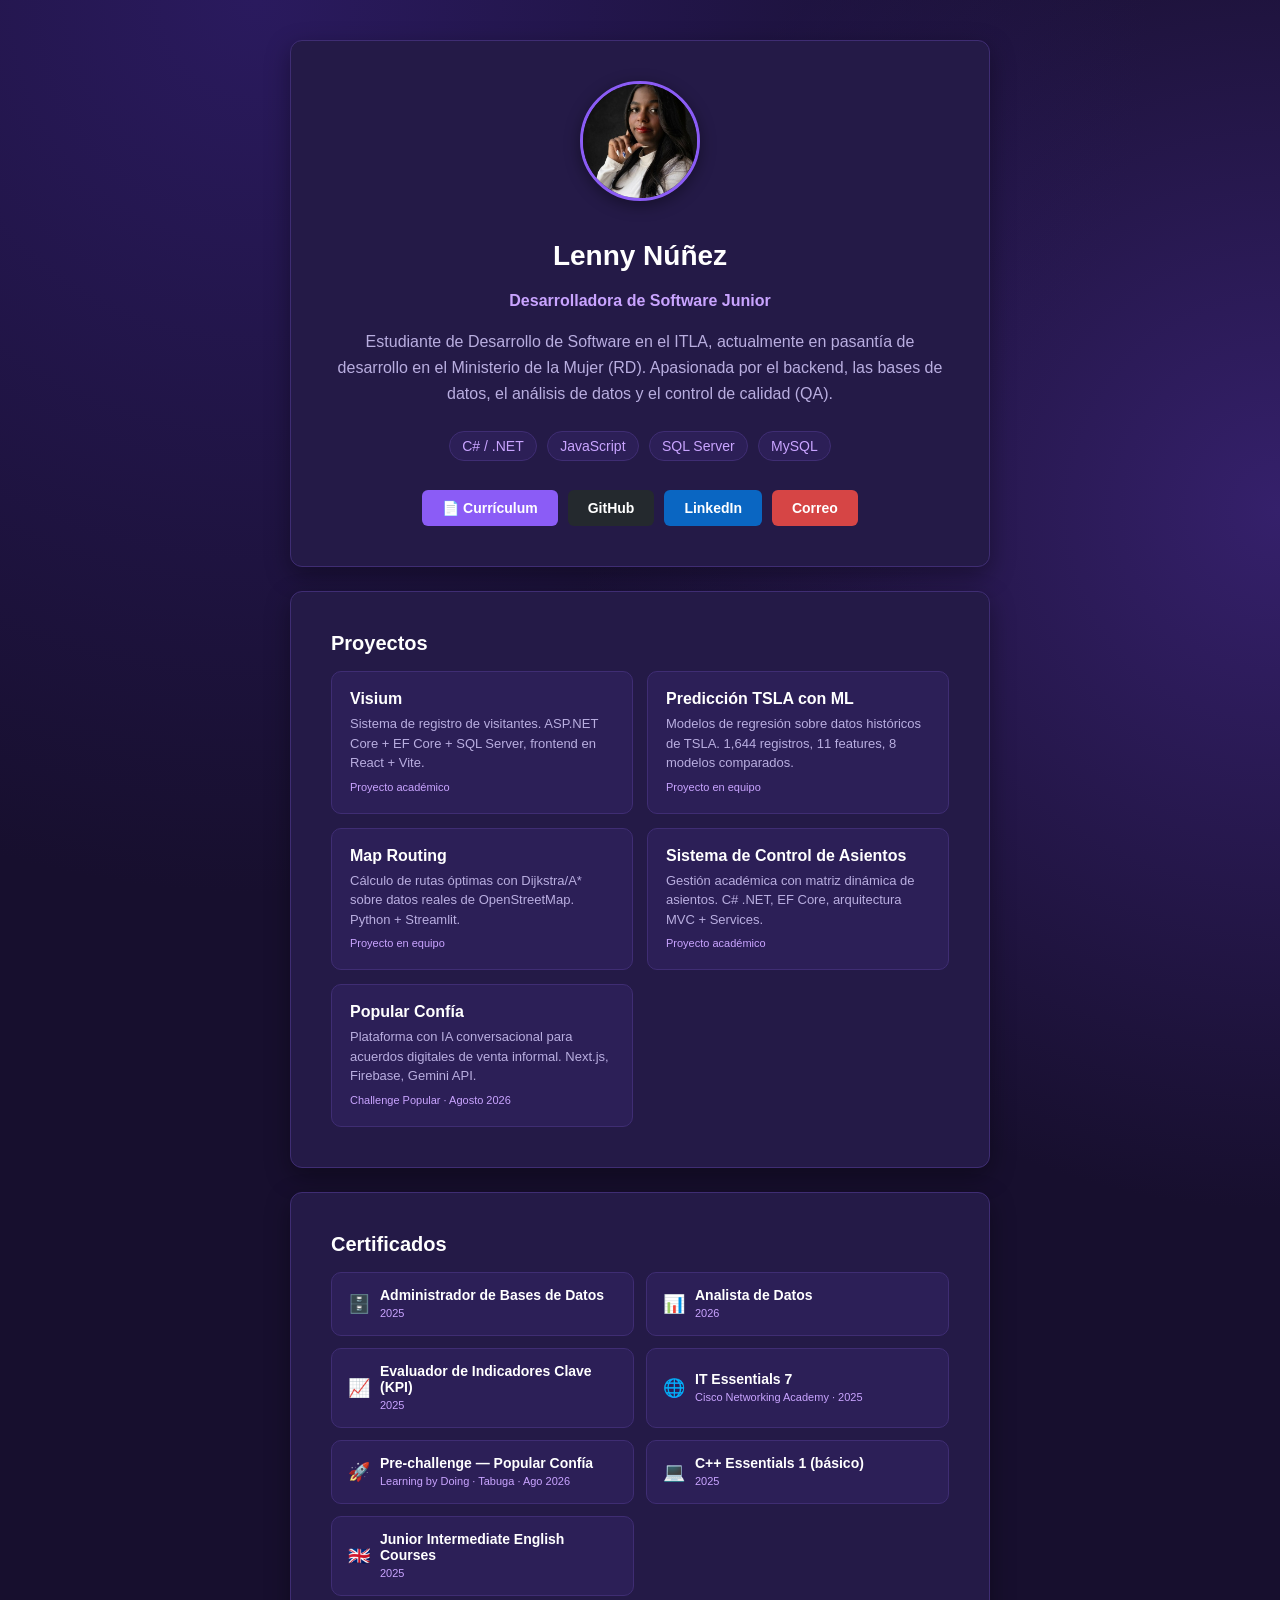
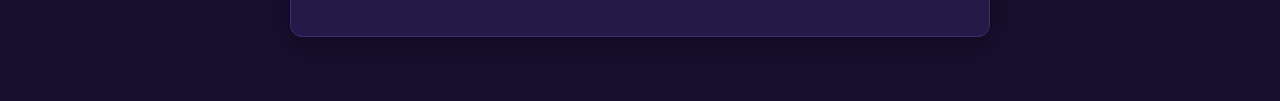
<file: index.html>
<!DOCTYPE html>
<html lang="es">
<head>
<meta charset="UTF-8">
<meta name="viewport" content="width=device-width, initial-scale=1.0">
<title>Lenny Nuñez | Desarrolladora de Software Junior</title>
<link rel="stylesheet" href="styles.css">
</head>
<body>
<div class="container">

  <div class="card">
    <img class="avatar" src="[data-uri]" alt="Lenny Nuñez">
    <h1>Lenny Núñez </h1>
    <p class="subtitle">Desarrolladora de Software Junior</p>
    <p>Estudiante de Desarrollo de Software en el ITLA, actualmente en pasantía de desarrollo en el Ministerio de la Mujer (RD). Apasionada por el backend, las bases de datos, el análisis de datos y el control de calidad (QA).</p>

    <div style="margin: 20px 0;">
      <span class="badge">C# / .NET</span>
      <span class="badge">JavaScript</span>
      <span class="badge">SQL Server</span>
      <span class="badge">MySQL</span>
    </div>

    <div class="btn-row">
      <a class="btn cv" href="portafolio/CV-lennyNuñEZ.pdf" target="_blank">📄 Currículum</a>
      <a class="btn github" href="https://github.com/Lennynicoll" target="_blank">GitHub</a>
      <a class="btn linkedin" href="https://www.linkedin.com/in/lenny-nu%C3%B1ez-b9b571320/" target="_blank">LinkedIn</a>
      <a class="btn mail" href="mailto:lennynunez55@gmail.com">Correo</a>
    </div>
  </div>

  <div class="card" style="text-align: left;">
    <h2 class="section-title">Proyectos</h2>
    <div class="projects">

      <a class="project-card" href="https://lennynicoll.github.io/visium-frontend/" target="_blank">
        <h3>Visium</h3>
        <p>Sistema de registro de visitantes. ASP.NET Core + EF Core + SQL Server, frontend en React + Vite.</p>
        <span class="project-tag">Proyecto académico</span>
      </a>

      <a class="project-card" href="https://github.com/Lennynicoll/tsla-ml-project" target="_blank">
        <h3>Predicción TSLA con ML</h3>
        <p>Modelos de regresión sobre datos históricos de TSLA. 1,644 registros, 11 features, 8 modelos comparados.</p>
        <span class="project-tag">Proyecto en equipo</span>
      </a>

      <a class="project-card" href="https://github.com/Lennynicoll/Map-routing" target="_blank">
        <h3>Map Routing</h3>
        <p>Cálculo de rutas óptimas con Dijkstra/A* sobre datos reales de OpenStreetMap. Python + Streamlit.</p>
        <span class="project-tag">Proyecto en equipo</span>
      </a>

      <a class="project-card" href="https://github.com/Lennynicoll/Sistema-Control-Asientos" target="_blank">
        <h3>Sistema de Control de Asientos</h3>
        <p>Gestión académica con matriz dinámica de asientos. C# .NET, EF Core, arquitectura MVC + Services.</p>
        <span class="project-tag">Proyecto académico</span>
      </a>

      <a class="project-card" href="https://popular-confia.vercel.app/" target="_blank">
        <h3>Popular Confía</h3>
        <p>Plataforma con IA conversacional para acuerdos digitales de venta informal. Next.js, Firebase, Gemini API.</p>
        <span class="project-tag">Challenge Popular · Agosto 2026</span>
      </a>

    </div>
  </div>

  <div class="card" style="text-align: left;">
    <h2 class="section-title">Certificados</h2>
    <div class="certs">

      <a class="cert-card" href="https://drive.google.com/file/d/1Oc9WJ8zNBh0JtX5wX06cpZJWM0c-4az9/view?usp=sharing" target="_blank">
        <span class="icon">🗄️</span>
        <div class="info"><h4>Administrador de Bases de Datos</h4><span>2025</span></div>
      </a>

      <a class="cert-card" href="https://drive.google.com/file/d/1Inpgdw9xY7R_Hnwfiphlzyv5ZiXEal55/view?usp=drive_link" target="_blank">
        <span class="icon">📊</span>
        <div class="info"><h4>Analista de Datos</h4><span>2026</span></div>
      </a>

      <a class="cert-card" href="https://drive.google.com/file/d/1NkKgShEEhVwFQXmGRBADzju0FwArhz2G/view?usp=sharing" target="_blank">
        <span class="icon">📈</span>
        <div class="info"><h4>Evaluador de Indicadores Clave (KPI)</h4><span>2025</span></div>
      </a>

      <a class="cert-card" href="https://drive.google.com/file/d/1vSnCO1QOmAKBiFvOPXVtPv1loE2nNEor/view?usp=sharing" target="_blank">
        <span class="icon">🌐</span>
        <div class="info"><h4>IT Essentials 7</h4><span>Cisco Networking Academy · 2025</span></div>
      </a>

      <a class="cert-card" href="https://popular-confia.vercel.app/" target="_blank">
        <span class="icon">🚀</span>
        <div class="info"><h4>Pre-challenge — Popular Confía</h4><span>Learning by Doing · Tabuga · Ago 2026</span></div>
      </a>

      <div class="cert-card no-link">
        <span class="icon">💻</span>
        <div class="info"><h4>C++ Essentials 1 (básico)</h4><span>2025</span></div>
      </div>

      <a class="cert-card" href="https://drive.google.com/file/d/1bjzdcCc3eKR3GHGN6ef6BSuYhHzTTsWL/view?usp=sharing" target="_blank">
        <span class="icon">🇬🇧</span>
        <div class="info"><h4>Junior Intermediate English Courses</h4><span>2025</span></div>
      </a>

    </div>
  </div>

</div>
</body>
</html>
</file>
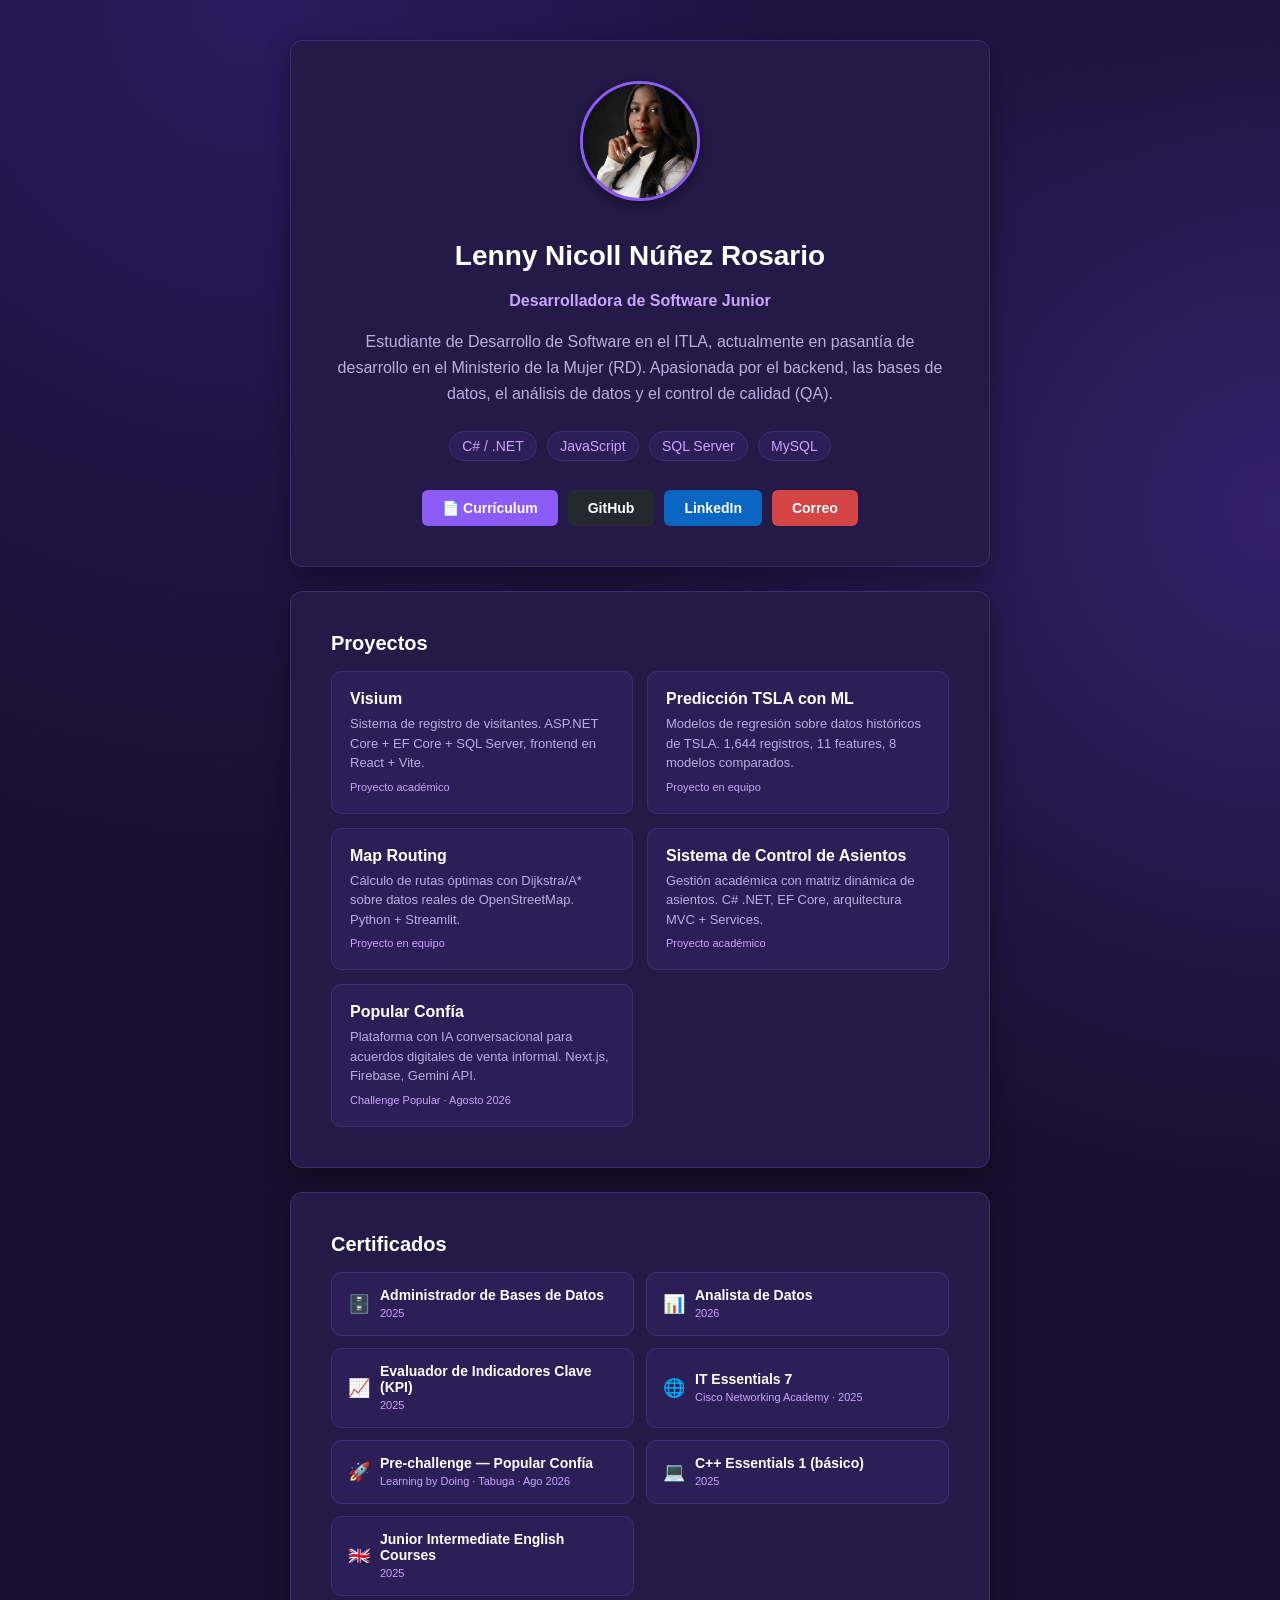
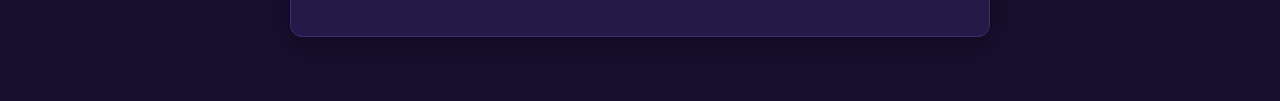
<file: portafolio/index.html>
<!DOCTYPE html>
<html lang="es">
<head>
<meta charset="UTF-8">
<meta name="viewport" content="width=device-width, initial-scale=1.0">
<title>Lenny Nuñez | Desarrolladora de Software Junior</title>
<style>
:root {
  --bg-color: #170f2e;
  --text-color: #d6cdf0;
  --accent-color: #c9a4ff;
  --card-bg: #241a47;
  --border-color: #3f2d73;
  --purple: #8b5cf6;
}
* { box-sizing: border-box; }
body {
  font-family: -apple-system, BlinkMacSystemFont, "Segoe UI", Roboto, Helvetica, Arial, sans-serif;
  background-color: var(--bg-color);
  background-image: radial-gradient(circle at 20% 0%, #2a1a5e 0%, transparent 45%),
                     radial-gradient(circle at 100% 30%, #35206b 0%, transparent 40%);
  color: var(--text-color);
  margin: 0;
  padding: 40px 20px;
  display: flex;
  justify-content: center;
}
.container { max-width: 700px; width: 100%; }
.card {
  background: var(--card-bg);
  border: 1px solid var(--border-color);
  border-radius: 12px;
  padding: 40px;
  box-shadow: 0 8px 24px rgba(0,0,0,0.35);
  text-align: center;
  margin-bottom: 24px;
}
h1 { color: #ffffff; margin-bottom: 8px; font-size: 28px; }
.subtitle { color: var(--accent-color); font-weight: 600; margin-bottom: 16px; }
p { line-height: 1.6; color: #b9aee0; }
.badge {
  display: inline-block;
  background: #2c1f57;
  border: 1px solid var(--border-color);
  color: var(--accent-color);
  padding: 6px 12px;
  border-radius: 20px;
  font-size: 14px;
  margin: 5px 3px;
}
.btn-row { display: flex; flex-wrap: wrap; justify-content: center; gap: 10px; margin-top: 24px; }
.btn {
  display: inline-block;
  color: white;
  padding: 10px 20px;
  border-radius: 6px;
  text-decoration: none;
  font-weight: bold;
  font-size: 14px;
  transition: filter 0.2s, transform 0.2s;
}
.btn:hover { filter: brightness(1.15); transform: translateY(-1px); }
.btn.cv { background-color: var(--purple); }
.btn.github { background-color: #24292e; }
.btn.linkedin { background-color: #0a66c2; }
.btn.mail { background-color: #d64545; }

.avatar {
  width: 120px;
  height: 120px;
  border-radius: 50%;
  object-fit: cover;
  border: 3px solid var(--purple);
  box-shadow: 0 4px 16px rgba(0,0,0,0.4);
  margin-bottom: 16px;
}
.section-title { color: #ffffff; font-size: 20px; margin: 0 0 16px 0; text-align: left; }

.projects { display: grid; grid-template-columns: 1fr; gap: 14px; }
@media (min-width: 560px) { .projects { grid-template-columns: 1fr 1fr; } }
.project-card {
  background: #2c1f57;
  border: 1px solid var(--border-color);
  border-radius: 10px;
  padding: 18px;
  text-align: left;
  text-decoration: none;
  color: var(--text-color);
  transition: border-color 0.2s, transform 0.2s;
  display: block;
}
.project-card:hover { border-color: var(--accent-color); transform: translateY(-2px); }
.project-card h3 { color: #ffffff; margin: 0 0 6px 0; font-size: 16px; }
.project-card p { margin: 0; font-size: 13px; color: #b9aee0; line-height: 1.5; }
.project-tag { display: inline-block; font-size: 11px; color: var(--accent-color); margin-top: 8px; }

.certs { display: grid; grid-template-columns: 1fr; gap: 12px; }
@media (min-width: 560px) { .certs { grid-template-columns: 1fr 1fr; } }
.cert-card {
  background: #2c1f57;
  border: 1px solid var(--border-color);
  border-radius: 10px;
  padding: 14px 16px;
  text-align: left;
  text-decoration: none;
  color: var(--text-color);
  display: flex;
  align-items: center;
  gap: 10px;
  transition: border-color 0.2s, transform 0.2s;
}
.cert-card:hover { border-color: var(--accent-color); transform: translateY(-2px); }
.cert-card .icon { font-size: 18px; }
.cert-card .info h4 { margin: 0; font-size: 14px; color: #ffffff; }
.cert-card .info span { font-size: 11px; color: var(--accent-color); }
.cert-card.no-link { cursor: default; }
.cert-card.no-link:hover { border-color: var(--border-color); transform: none; }
</style>
</head>
<body>
<div class="container">

  <div class="card">
    <img class="avatar" src="[data-uri]" alt="Lenny Nuñez">
    <h1>Lenny Nicoll Núñez Rosario</h1>
    <p class="subtitle">Desarrolladora de Software Junior</p>
    <p>Estudiante de Desarrollo de Software en el ITLA, actualmente en pasantía de desarrollo en el Ministerio de la Mujer (RD). Apasionada por el backend, las bases de datos, el análisis de datos y el control de calidad (QA).</p>

    <div style="margin: 20px 0;">
      <span class="badge">C# / .NET</span>
      <span class="badge">JavaScript</span>
      <span class="badge">SQL Server</span>
      <span class="badge">MySQL</span>
    </div>

    <div class="btn-row">
      <a class="btn cv" href="CV_Lenny_Nunez_Desarrolladora_Junior.pdf" target="_blank">📄 Currículum</a>
      <a class="btn github" href="https://github.com/Lennynicoll" target="_blank">GitHub</a>
      <a class="btn linkedin" href="https://www.linkedin.com/in/lenny-nu%C3%B1ez-b9b571320/" target="_blank">LinkedIn</a>
      <a class="btn mail" href="mailto:lennynunez55@gmail.com">Correo</a>
    </div>
  </div>

  <div class="card" style="text-align: left;">
    <h2 class="section-title">Proyectos</h2>
    <div class="projects">

      <a class="project-card" href="https://lennynicoll.github.io/visium-frontend/" target="_blank">
        <h3>Visium</h3>
        <p>Sistema de registro de visitantes. ASP.NET Core + EF Core + SQL Server, frontend en React + Vite.</p>
        <span class="project-tag">Proyecto académico</span>
      </a>

      <a class="project-card" href="https://github.com/Lennynicoll/tsla-ml-project" target="_blank">
        <h3>Predicción TSLA con ML</h3>
        <p>Modelos de regresión sobre datos históricos de TSLA. 1,644 registros, 11 features, 8 modelos comparados.</p>
        <span class="project-tag">Proyecto en equipo</span>
      </a>

      <a class="project-card" href="https://github.com/Lennynicoll/Map-routing" target="_blank">
        <h3>Map Routing</h3>
        <p>Cálculo de rutas óptimas con Dijkstra/A* sobre datos reales de OpenStreetMap. Python + Streamlit.</p>
        <span class="project-tag">Proyecto en equipo</span>
      </a>

      <a class="project-card" href="https://github.com/Lennynicoll/Sistema-Control-Asientos" target="_blank">
        <h3>Sistema de Control de Asientos</h3>
        <p>Gestión académica con matriz dinámica de asientos. C# .NET, EF Core, arquitectura MVC + Services.</p>
        <span class="project-tag">Proyecto académico</span>
      </a>

      <a class="project-card" href="https://popular-confia.vercel.app/" target="_blank">
        <h3>Popular Confía</h3>
        <p>Plataforma con IA conversacional para acuerdos digitales de venta informal. Next.js, Firebase, Gemini API.</p>
        <span class="project-tag">Challenge Popular · Agosto 2026</span>
      </a>

    </div>
  </div>

  <div class="card" style="text-align: left;">
    <h2 class="section-title">Certificados</h2>
    <div class="certs">

      <a class="cert-card" href="https://drive.google.com/file/d/1Oc9WJ8zNBh0JtX5wX06cpZJWM0c-4az9/view?usp=sharing" target="_blank">
        <span class="icon">🗄️</span>
        <div class="info"><h4>Administrador de Bases de Datos</h4><span>2025</span></div>
      </a>

      <a class="cert-card" href="https://drive.google.com/file/d/1Inpgdw9xY7R_Hnwfiphlzyv5ZiXEal55/view?usp=drive_link" target="_blank">
        <span class="icon">📊</span>
        <div class="info"><h4>Analista de Datos</h4><span>2026</span></div>
      </a>

      <a class="cert-card" href="https://drive.google.com/file/d/1NkKgShEEhVwFQXmGRBADzju0FwArhz2G/view?usp=sharing" target="_blank">
        <span class="icon">📈</span>
        <div class="info"><h4>Evaluador de Indicadores Clave (KPI)</h4><span>2025</span></div>
      </a>

      <a class="cert-card" href="https://drive.google.com/file/d/1vSnCO1QOmAKBiFvOPXVtPv1loE2nNEor/view?usp=sharing" target="_blank">
        <span class="icon">🌐</span>
        <div class="info"><h4>IT Essentials 7</h4><span>Cisco Networking Academy · 2025</span></div>
      </a>

      <a class="cert-card" href="https://drive.google.com/file/d/1Fqsk9xCaHUxoJrL1J7L3yYpt-ftVq7CL/view" target="_blank">
        <span class="icon">🚀</span>
        <div class="info"><h4>Pre-challenge — Popular Confía</h4><span>Learning by Doing · Tabuga · Ago 2026</span></div>
      </a>

      <div class="cert-card no-link">
        <span class="icon">💻</span>
        <div class="info"><h4>C++ Essentials 1 (básico)</h4><span>2025</span></div>
      </div>

      <a class="cert-card" href="https://drive.google.com/file/d/1bjzdcCc3eKR3GHGN6ef6BSuYhHzTTsWL/view?usp=sharing" target="_blank">
        <span class="icon">🇬🇧</span>
        <div class="info"><h4>Junior Intermediate English Courses</h4><span>2025</span></div>
      </a>

    </div>
  </div>

</div>
</body>
</html>
</file>
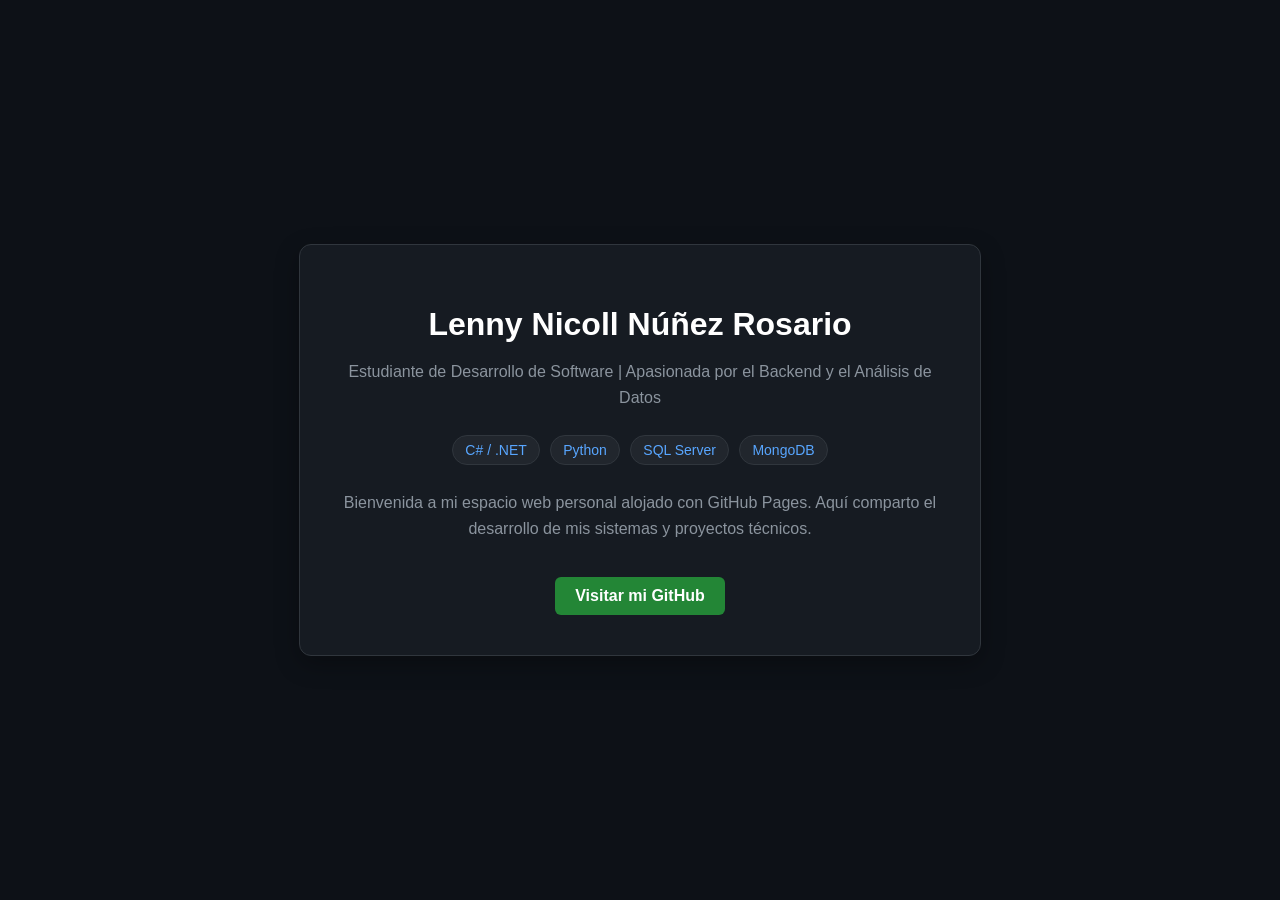
<file: index.html.html>
<!DOCTYPE html>
<html lang="es">
<head>
    <meta charset="UTF-8">
    <meta name="viewport" content="width=device-width, initial-scale=1.0">
    <title>Lenny Nuñez | Backend Developer</title>
    <style>
        :root {
            --bg-color: #0d1117;
            --text-color: #c9d1d9;
            --accent-color: #58a6ff;
            --card-bg: #161b22;
            --border-color: #30363d;
        }
        body {
            font-family: -apple-system, BlinkMacSystemFont, "Segoe UI", Roboto, Helvetica, Arial, sans-serif;
            background-color: var(--bg-color);
            color: var(--text-color);
            margin: 0;
            padding: 0;
            display: flex;
            justify-content: center;
            align-items: center;
            min-height: 100vh;
        }
        .container {
            max-width: 600px;
            background: var(--card-bg);
            border: 1px solid var(--border-color);
            border-radius: 12px;
            padding: 40px;
            box-shadow: 0 8px 24px rgba(0,0,0,0.3);
            text-align: center;
        }
        h1 {
            color: #ffffff;
            margin-bottom: 10px;
        }
        p {
            line-height: 1.6;
            color: #8b949e;
        }
        .badge {
            display: inline-block;
            background: #21262d;
            border: 1px solid var(--border-color);
            color: var(--accent-color);
            padding: 6px 12px;
            border-radius: 20px;
            font-size: 14px;
            margin: 5px 3px;
        }
        .btn {
            display: inline-block;
            margin-top: 20px;
            background-color: #238636;
            color: white;
            padding: 10px 20px;
            border-radius: 6px;
            text-decoration: none;
            font-weight: bold;
            transition: background 0.2s;
        }
        .btn:hover {
            background-color: #2ea043;
        }
    </style>
</head>
<body>
    <div class="container">
        <h1>Lenny Nicoll Núñez Rosario</h1>
        <p>Estudiante de Desarrollo de Software | Apasionada por el Backend y el Análisis de Datos</p>
        
        <div style="margin: 20px 0;">
            <span class="badge">C# / .NET</span>
            <span class="badge">Python</span>
            <span class="badge">SQL Server</span>
            <span class="badge">MongoDB</span>
        </div>

        <p>Bienvenida a mi espacio web personal alojado con GitHub Pages. Aquí comparto el desarrollo de mis sistemas y proyectos técnicos.</p>
        
        <a class="btn" href="https://github.com/Lennynicoll" target="_blank">Visitar mi GitHub</a>
    </div>
</body>
</html>
</file>
<file: styles.css>
:root {
  --bg-color: #170f2e;
  --text-color: #d6cdf0;
  --accent-color: #c9a4ff;
  --card-bg: #241a47;
  --border-color: #3f2d73;
  --purple: #8b5cf6;
}
* { box-sizing: border-box; }
body {
  font-family: -apple-system, BlinkMacSystemFont, "Segoe UI", Roboto, Helvetica, Arial, sans-serif;
  background-color: var(--bg-color);
  background-image: radial-gradient(circle at 20% 0%, #2a1a5e 0%, transparent 45%),
                     radial-gradient(circle at 100% 30%, #35206b 0%, transparent 40%);
  color: var(--text-color);
  margin: 0;
  padding: 40px 20px;
  display: flex;
  justify-content: center;
}
.container { max-width: 700px; width: 100%; }
.card {
  background: var(--card-bg);
  border: 1px solid var(--border-color);
  border-radius: 12px;
  padding: 40px;
  box-shadow: 0 8px 24px rgba(0,0,0,0.35);
  text-align: center;
  margin-bottom: 24px;
}
h1 { color: #ffffff; margin-bottom: 8px; font-size: 28px; }
.subtitle { color: var(--accent-color); font-weight: 600; margin-bottom: 16px; }
p { line-height: 1.6; color: #b9aee0; }
.badge {
  display: inline-block;
  background: #2c1f57;
  border: 1px solid var(--border-color);
  color: var(--accent-color);
  padding: 6px 12px;
  border-radius: 20px;
  font-size: 14px;
  margin: 5px 3px;
}
.btn-row { display: flex; flex-wrap: wrap; justify-content: center; gap: 10px; margin-top: 24px; }
.btn {
  display: inline-block;
  color: white;
  padding: 10px 20px;
  border-radius: 6px;
  text-decoration: none;
  font-weight: bold;
  font-size: 14px;
  transition: filter 0.2s, transform 0.2s;
}
.btn:hover { filter: brightness(1.15); transform: translateY(-1px); }
.btn.cv { background-color: var(--purple); }
.btn.github { background-color: #24292e; }
.btn.linkedin { background-color: #0a66c2; }
.btn.mail { background-color: #d64545; }

.avatar {
  width: 120px;
  height: 120px;
  border-radius: 50%;
  object-fit: cover;
  border: 3px solid var(--purple);
  box-shadow: 0 4px 16px rgba(0,0,0,0.4);
  margin-bottom: 16px;
}
.section-title { color: #ffffff; font-size: 20px; margin: 0 0 16px 0; text-align: left; }

.projects { display: grid; grid-template-columns: 1fr; gap: 14px; }
@media (min-width: 560px) { .projects { grid-template-columns: 1fr 1fr; } }
.project-card {
  background: #2c1f57;
  border: 1px solid var(--border-color);
  border-radius: 10px;
  padding: 18px;
  text-align: left;
  text-decoration: none;
  color: var(--text-color);
  transition: border-color 0.2s, transform 0.2s;
  display: block;
}
.project-card:hover { border-color: var(--accent-color); transform: translateY(-2px); }
.project-card h3 { color: #ffffff; margin: 0 0 6px 0; font-size: 16px; }
.project-card p { margin: 0; font-size: 13px; color: #b9aee0; line-height: 1.5; }
.project-tag { display: inline-block; font-size: 11px; color: var(--accent-color); margin-top: 8px; }

.certs { display: grid; grid-template-columns: 1fr; gap: 12px; }
@media (min-width: 560px) { .certs { grid-template-columns: 1fr 1fr; } }
.cert-card {
  background: #2c1f57;
  border: 1px solid var(--border-color);
  border-radius: 10px;
  padding: 14px 16px;
  text-align: left;
  text-decoration: none;
  color: var(--text-color);
  display: flex;
  align-items: center;
  gap: 10px;
  transition: border-color 0.2s, transform 0.2s;
}
.cert-card:hover { border-color: var(--accent-color); transform: translateY(-2px); }
.cert-card .icon { font-size: 18px; }
.cert-card .info h4 { margin: 0; font-size: 14px; color: #ffffff; }
.cert-card .info span { font-size: 11px; color: var(--accent-color); }
.cert-card.no-link { cursor: default; }
.cert-card.no-link:hover { border-color: var(--border-color); transform: none; }
</file>
